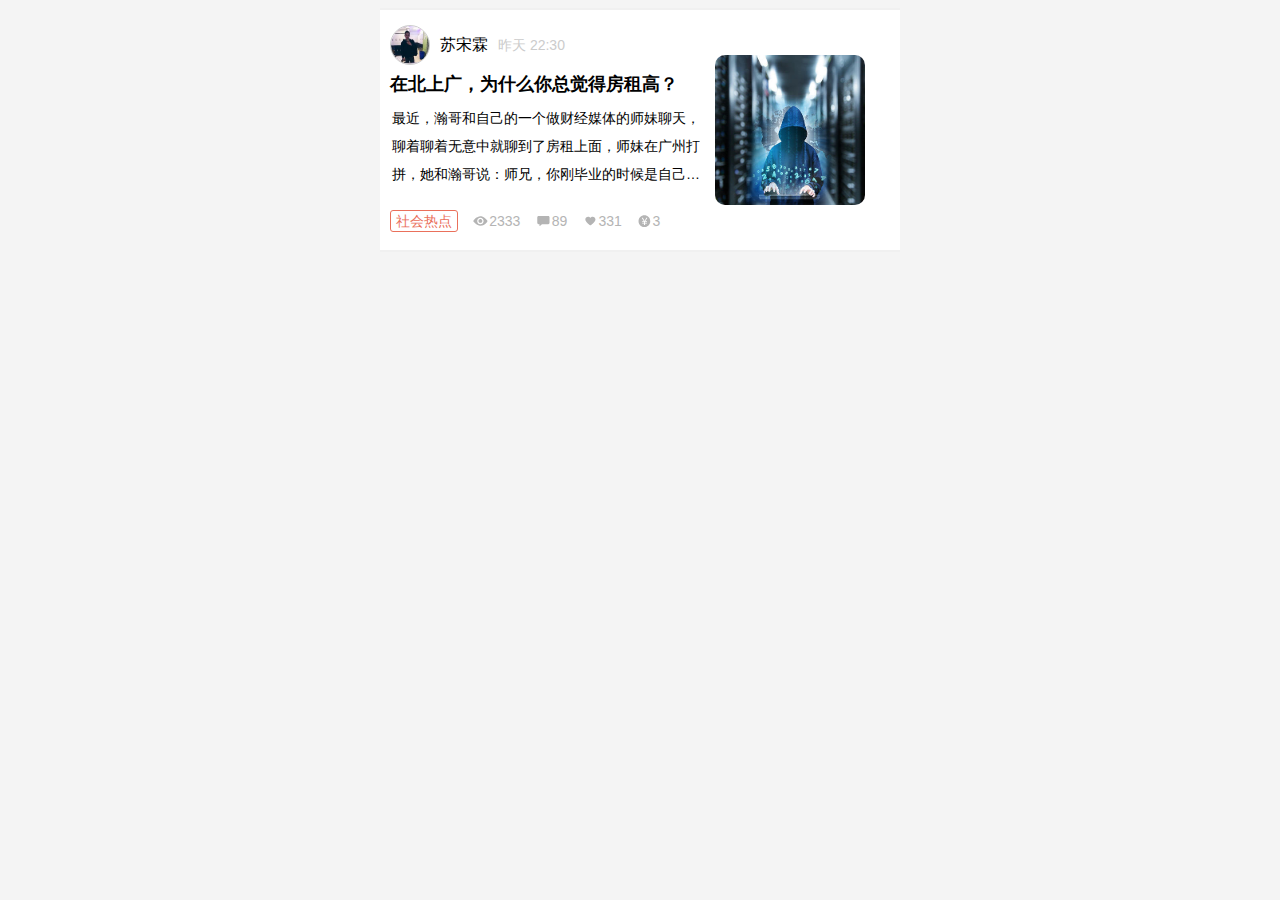
<file: index.html>
<!DOCTYPE html>
<html lang="en">
<head>
    <meta charset="UTF-8">
    <title>简书-内容</title>
    <script src="./font/iconfont.js"></script>
    <style>
        body{
            background: rgba(43,43,43,0.05);
        }
        .content{
            background: #fff;
            padding: 0;
            margin: 0 auto;
            height: 240px;
            width: 520px;
            border-bottom: 2px solid #f0f0f0;
            border-top: 2px solid #f0f0f0;
            font-family: -apple-system,SF UI Text,Arial,PingFang SC,Hiragino Sans GB,Microsoft YaHei,WenQuanYi Micro Hei,sans-serif;
            position: relative;
        }
        a{
           text-decoration: none;
        }
        .print>img{
            width: 150px;
            height: 150px;
            position: absolute;
            top:50%;
            left: 50%;
            margin-top: -75px;
            margin-left: 75px;
            -webkit-border-radius: 10px;
            -moz-border-radius: 10px;
            border-radius: 10px;
        }
        .left{
            margin-top: 15px;
            margin-bottom: 10px;
            margin-right: 200px;
        }
        .left-top{
            height: 40px;
            font-size: 0;
        }
        .left-top>img{
            float: left;
            display: block;
            width: 40px;
            height: 40px;
            line-height: 40px;
            border-radius: 40px;
            border: 1px solid #ccc;
            box-sizing: border-box;
            margin: 0 5px 0 10px;
        }
        .left .name,.span{
            text-decoration: none;
            margin:0 5px;
            font-size: 16px;
            height: 40px;
            line-height: 40px;
            color: black;
        }
        .left-top .span{
            color: #ccc;
            font-size: 14px;

        }
        .title{
            margin: 10px 0  -3px 10px;
            display: inherit;
            font-size: 18px;
            font-weight: 700;
            line-height: 1;
            color: black;
        }
        .title:hover{
            text-decoration: underline;
        }
        .matter{
            display: block;
            font-size: 14px;
            line-height: 28px;
            text-align: end;
            overflow : hidden;
            text-overflow: ellipsis;
            display: -webkit-box;
            -webkit-line-clamp: 3;
            -webkit-box-orient: vertical;
        }
        .left-bottom{
            padding: 10px;
        }
       .left-bottom .tally{
           padding: 2px 5px;
           color:#EA705B;
           border: 1px solid #EA705B;
           border-radius: 3px;

       }
        .left-bottom .tally:hover{
            background:rgba(234,112,91,0.1);
            color:#EA705B;
        }
        .left-bottom a,span{
            margin-right: 10px;
            color: #B4B4B4;
            font-size: 14px;
        }
        .left-bottom a:hover{
            color: #999;
        }

        .icon {
            width: 1.2em;
            height: 1em;
            vertical-align: -0.15em;
            fill: currentColor;
            overflow: hidden;
        }
    </style>

</head>
<body>
<div class="content">
    <div class="print"><img src="./image/image.jpg" alt=""></div>
    <div class="left">
        <div class="left-top">
            <img src="./image/touxiang.jpg" alt="头像">
            <a class="name" href="#">苏宋霖</a>
            <span class="span">昨天 22:30</span>
        </div>
        <a  class="title" href="#">在北上广，为什么你总觉得房租高？</a>
        <p class="matter">最近，瀚哥和自己的一个做财经媒体的师妹聊天，聊着聊着无意中就聊到了房租上面，师妹在广州打拼，她和瀚哥说：师兄，你刚毕业的时候是自己租的房子吗?</p>

        <div class="left-bottom">
            <a class="tally" href="#">社会热点</a>

            <a href="#"> <svg class="icon" aria-hidden="true">
                <use xlink:href="#icon-yan"></use>
            </svg>2333</a>

            <a href="#"> <svg class="icon" aria-hidden="true">
                <use xlink:href="#icon-xiaoxi"></use>
            </svg>89</a>
            <span><svg class="icon" aria-hidden="true">
                        <use xlink:href="#icon-xin"></use>
                 </svg>331
            </span>
            <span><svg class="icon" aria-hidden="true">
                        <use xlink:href="#icon-qian"></use>
                 </svg>3
            </span>


        </div>
    </div>

</div>


</body>
</html>
</file>
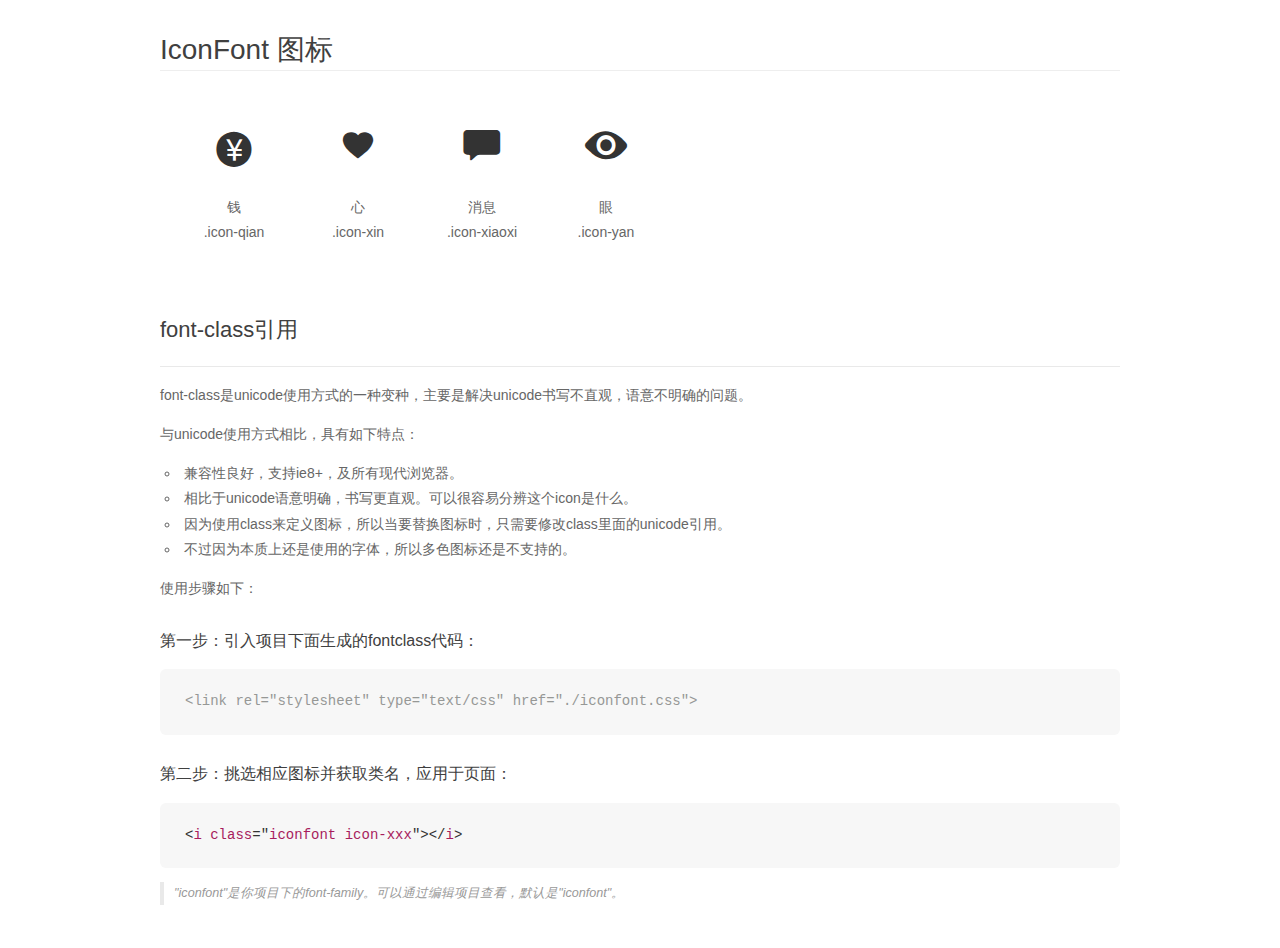
<file: font/demo_fontclass.html>
<!DOCTYPE html>
<html>
<head>
    <meta charset="utf-8"/>
    <title>IconFont</title>
    <link rel="stylesheet" href="demo.css">
    <link rel="stylesheet" href="iconfont.css">
</head>
<body>
    <div class="main markdown">
        <h1>IconFont 图标</h1>
        <ul class="icon_lists clear">
            
                <li>
                <i class="icon iconfont icon-qian"></i>
                    <div class="name">钱</div>
                    <div class="fontclass">.icon-qian</div>
                </li>
            
                <li>
                <i class="icon iconfont icon-xin"></i>
                    <div class="name">心</div>
                    <div class="fontclass">.icon-xin</div>
                </li>
            
                <li>
                <i class="icon iconfont icon-xiaoxi"></i>
                    <div class="name">消息</div>
                    <div class="fontclass">.icon-xiaoxi</div>
                </li>
            
                <li>
                <i class="icon iconfont icon-yan"></i>
                    <div class="name">眼</div>
                    <div class="fontclass">.icon-yan</div>
                </li>
            
        </ul>

        <h2 id="font-class-">font-class引用</h2>
        <hr>

        <p>font-class是unicode使用方式的一种变种，主要是解决unicode书写不直观，语意不明确的问题。</p>
        <p>与unicode使用方式相比，具有如下特点：</p>
        <ul>
        <li>兼容性良好，支持ie8+，及所有现代浏览器。</li>
        <li>相比于unicode语意明确，书写更直观。可以很容易分辨这个icon是什么。</li>
        <li>因为使用class来定义图标，所以当要替换图标时，只需要修改class里面的unicode引用。</li>
        <li>不过因为本质上还是使用的字体，所以多色图标还是不支持的。</li>
        </ul>
        <p>使用步骤如下：</p>
        <h3 id="-fontclass-">第一步：引入项目下面生成的fontclass代码：</h3>


        <pre><code class="lang-js hljs javascript"><span class="hljs-comment">&lt;link rel="stylesheet" type="text/css" href="./iconfont.css"&gt;</span></code></pre>
        <h3 id="-">第二步：挑选相应图标并获取类名，应用于页面：</h3>
        <pre><code class="lang-css hljs">&lt;<span class="hljs-selector-tag">i</span> <span class="hljs-selector-tag">class</span>="<span class="hljs-selector-tag">iconfont</span> <span class="hljs-selector-tag">icon-xxx</span>"&gt;&lt;/<span class="hljs-selector-tag">i</span>&gt;</code></pre>
        <blockquote>
        <p>"iconfont"是你项目下的font-family。可以通过编辑项目查看，默认是"iconfont"。</p>
        </blockquote>
    </div>
</body>
</html>
</file>
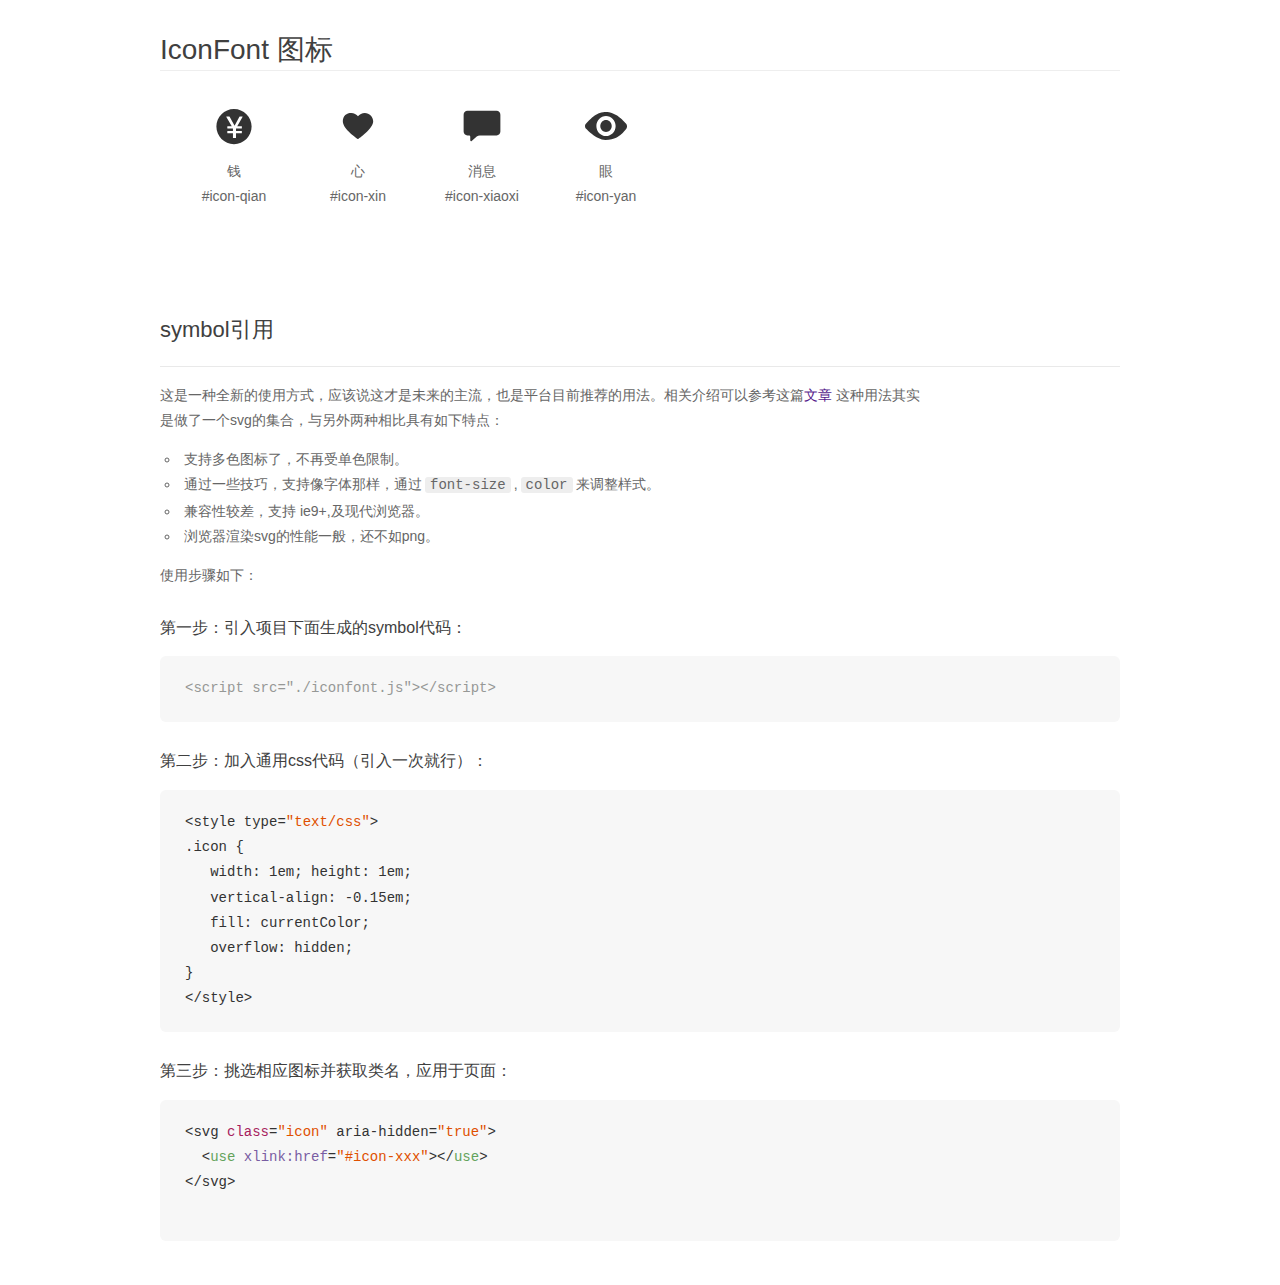
<file: font/demo_symbol.html>
<!DOCTYPE html>
<html>
<head>
    <meta charset="utf-8"/>
    <title>IconFont</title>
    <link rel="stylesheet" href="demo.css">
    <script src="iconfont.js"></script>

    <style type="text/css">
        .icon {
          /* 通过设置 font-size 来改变图标大小 */
          width: 1em; height: 1em;
          /* 图标和文字相邻时，垂直对齐 */
          vertical-align: -0.15em;
          /* 通过设置 color 来改变 SVG 的颜色/fill */
          fill: currentColor;
          /* path 和 stroke 溢出 viewBox 部分在 IE 下会显示
             normalize.css 中也包含这行 */
          overflow: hidden;
        }

    </style>
</head>
<body>
    <div class="main markdown">
        <h1>IconFont 图标</h1>
        <ul class="icon_lists clear">
            
                <li>
                    <svg class="icon" aria-hidden="true">
                        <use xlink:href="#icon-qian"></use>
                    </svg>
                    <div class="name">钱</div>
                    <div class="fontclass">#icon-qian</div>
                </li>
            
                <li>
                    <svg class="icon" aria-hidden="true">
                        <use xlink:href="#icon-xin"></use>
                    </svg>
                    <div class="name">心</div>
                    <div class="fontclass">#icon-xin</div>
                </li>
            
                <li>
                    <svg class="icon" aria-hidden="true">
                        <use xlink:href="#icon-xiaoxi"></use>
                    </svg>
                    <div class="name">消息</div>
                    <div class="fontclass">#icon-xiaoxi</div>
                </li>
            
                <li>
                    <svg class="icon" aria-hidden="true">
                        <use xlink:href="#icon-yan"></use>
                    </svg>
                    <div class="name">眼</div>
                    <div class="fontclass">#icon-yan</div>
                </li>
            
        </ul>


        <h2 id="symbol-">symbol引用</h2>
        <hr>

        <p>这是一种全新的使用方式，应该说这才是未来的主流，也是平台目前推荐的用法。相关介绍可以参考这篇<a href="">文章</a>
        这种用法其实是做了一个svg的集合，与另外两种相比具有如下特点：</p>
        <ul>
          <li>支持多色图标了，不再受单色限制。</li>
          <li>通过一些技巧，支持像字体那样，通过<code>font-size</code>,<code>color</code>来调整样式。</li>
          <li>兼容性较差，支持 ie9+,及现代浏览器。</li>
          <li>浏览器渲染svg的性能一般，还不如png。</li>
        </ul>
        <p>使用步骤如下：</p>
        <h3 id="-symbol-">第一步：引入项目下面生成的symbol代码：</h3>
        <pre><code class="lang-js hljs javascript"><span class="hljs-comment">&lt;script src="./iconfont.js"&gt;&lt;/script&gt;</span></code></pre>
        <h3 id="-css-">第二步：加入通用css代码（引入一次就行）：</h3>
        <pre><code class="lang-js hljs javascript">&lt;style type=<span class="hljs-string">"text/css"</span>&gt;
.icon {
   width: <span class="hljs-number">1</span>em; height: <span class="hljs-number">1</span>em;
   vertical-align: <span class="hljs-number">-0.15</span>em;
   fill: currentColor;
   overflow: hidden;
}
&lt;<span class="hljs-regexp">/style&gt;</span></code></pre>
        <h3 id="-">第三步：挑选相应图标并获取类名，应用于页面：</h3>
        <pre><code class="lang-js hljs javascript">&lt;svg <span class="hljs-class"><span class="hljs-keyword">class</span></span>=<span class="hljs-string">"icon"</span> aria-hidden=<span class="hljs-string">"true"</span>&gt;<span class="xml"><span class="hljs-tag">
  &lt;<span class="hljs-name">use</span> <span class="hljs-attr">xlink:href</span>=<span class="hljs-string">"#icon-xxx"</span>&gt;</span><span class="hljs-tag">&lt;/<span class="hljs-name">use</span>&gt;</span>
</span>&lt;<span class="hljs-regexp">/svg&gt;
        </span></code></pre>
    </div>
</body>
</html>
</file>
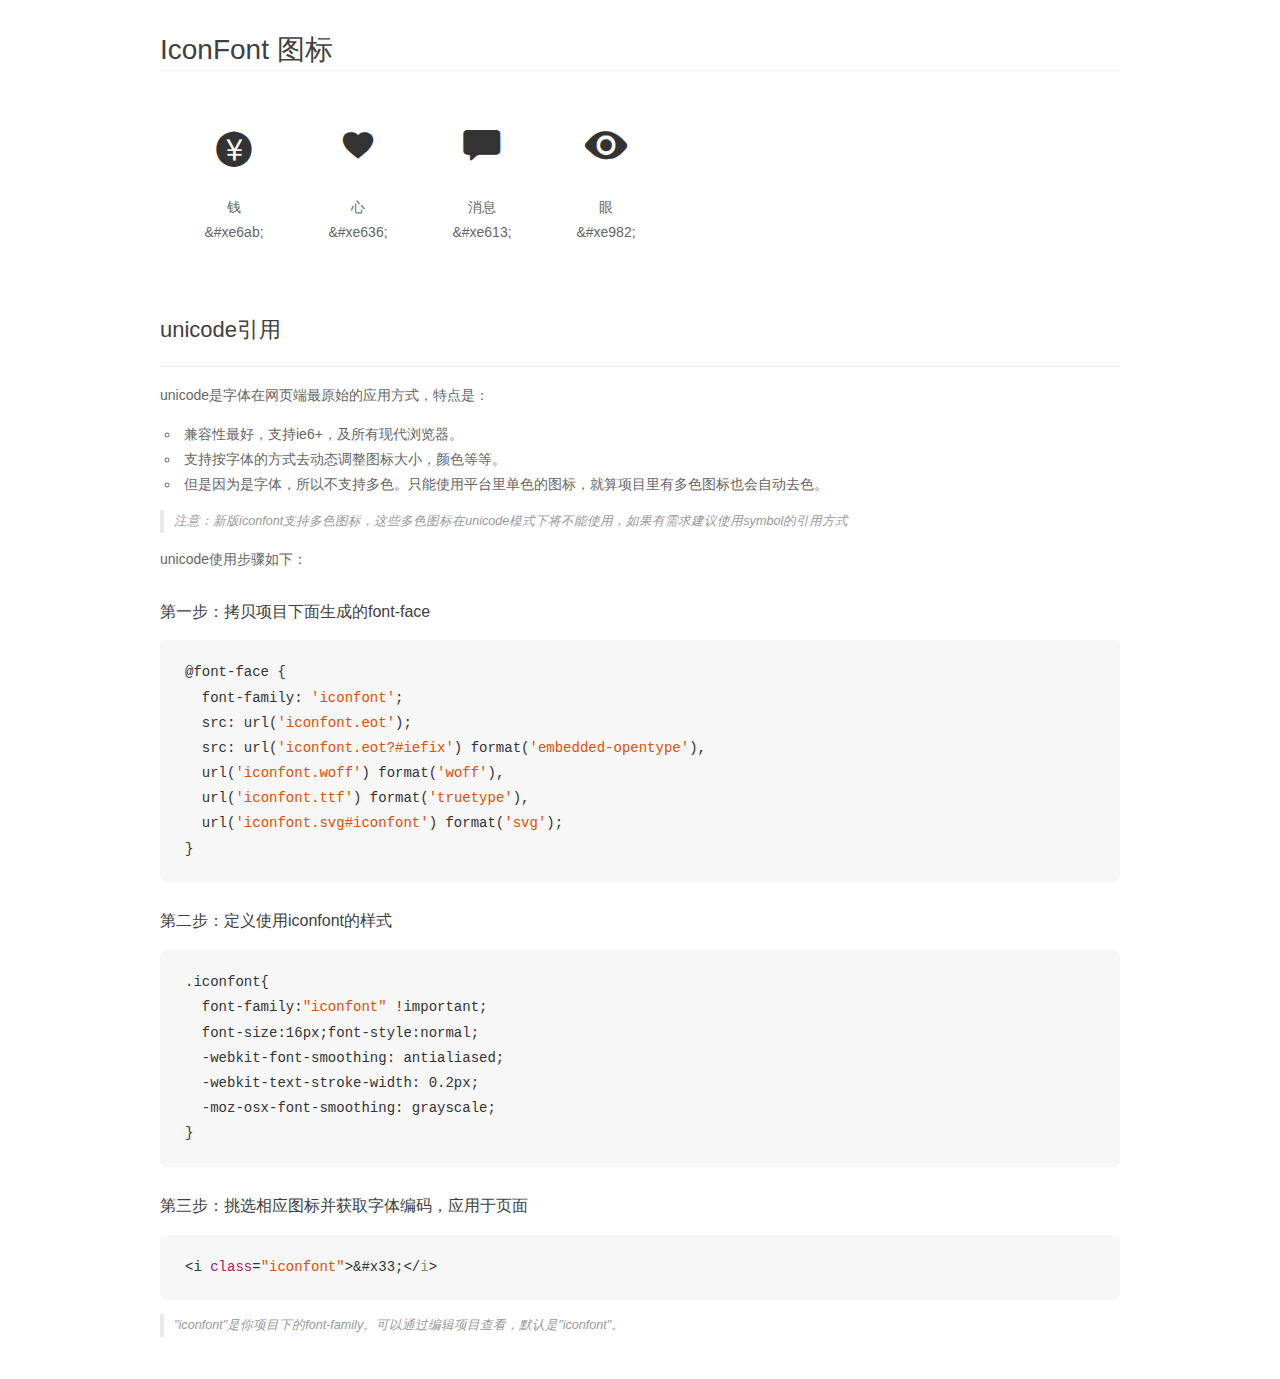
<file: font/demo_unicode.html>
<!DOCTYPE html>
<html>
<head>
    <meta charset="utf-8"/>
    <title>IconFont</title>
    <link rel="stylesheet" href="demo.css">

    <style type="text/css">

        @font-face {font-family: "iconfont";
          src: url('iconfont.eot'); /* IE9*/
          src: url('iconfont.eot#iefix') format('embedded-opentype'), /* IE6-IE8 */
          url('iconfont.woff') format('woff'), /* chrome, firefox */
          url('iconfont.ttf') format('truetype'), /* chrome, firefox, opera, Safari, Android, iOS 4.2+*/
          url('iconfont.svg#iconfont') format('svg'); /* iOS 4.1- */
        }

        .iconfont {
          font-family:"iconfont" !important;
          font-size:16px;
          font-style:normal;
          -webkit-font-smoothing: antialiased;
          -webkit-text-stroke-width: 0.2px;
          -moz-osx-font-smoothing: grayscale;
        }

    </style>
</head>
<body>
    <div class="main markdown">
        <h1>IconFont 图标</h1>
        <ul class="icon_lists clear">
            
                <li>
                <i class="icon iconfont">&#xe6ab;</i>
                    <div class="name">钱</div>
                    <div class="code">&amp;#xe6ab;</div>
                </li>
            
                <li>
                <i class="icon iconfont">&#xe636;</i>
                    <div class="name">心</div>
                    <div class="code">&amp;#xe636;</div>
                </li>
            
                <li>
                <i class="icon iconfont">&#xe613;</i>
                    <div class="name">消息</div>
                    <div class="code">&amp;#xe613;</div>
                </li>
            
                <li>
                <i class="icon iconfont">&#xe982;</i>
                    <div class="name">眼</div>
                    <div class="code">&amp;#xe982;</div>
                </li>
            
        </ul>
        <h2 id="unicode-">unicode引用</h2>
        <hr>

        <p>unicode是字体在网页端最原始的应用方式，特点是：</p>
        <ul>
        <li>兼容性最好，支持ie6+，及所有现代浏览器。</li>
        <li>支持按字体的方式去动态调整图标大小，颜色等等。</li>
        <li>但是因为是字体，所以不支持多色。只能使用平台里单色的图标，就算项目里有多色图标也会自动去色。</li>
        </ul>
        <blockquote>
        <p>注意：新版iconfont支持多色图标，这些多色图标在unicode模式下将不能使用，如果有需求建议使用symbol的引用方式</p>
        </blockquote>
        <p>unicode使用步骤如下：</p>
        <h3 id="-font-face">第一步：拷贝项目下面生成的font-face</h3>
        <pre><code class="lang-js hljs javascript">@font-face {
  font-family: <span class="hljs-string">'iconfont'</span>;
  src: url(<span class="hljs-string">'iconfont.eot'</span>);
  src: url(<span class="hljs-string">'iconfont.eot?#iefix'</span>) format(<span class="hljs-string">'embedded-opentype'</span>),
  url(<span class="hljs-string">'iconfont.woff'</span>) format(<span class="hljs-string">'woff'</span>),
  url(<span class="hljs-string">'iconfont.ttf'</span>) format(<span class="hljs-string">'truetype'</span>),
  url(<span class="hljs-string">'iconfont.svg#iconfont'</span>) format(<span class="hljs-string">'svg'</span>);
}
</code></pre>
        <h3 id="-iconfont-">第二步：定义使用iconfont的样式</h3>
        <pre><code class="lang-js hljs javascript">.iconfont{
  font-family:<span class="hljs-string">"iconfont"</span> !important;
  font-size:<span class="hljs-number">16</span>px;font-style:normal;
  -webkit-font-smoothing: antialiased;
  -webkit-text-stroke-width: <span class="hljs-number">0.2</span>px;
  -moz-osx-font-smoothing: grayscale;
}
</code></pre>
        <h3 id="-">第三步：挑选相应图标并获取字体编码，应用于页面</h3>
        <pre><code class="lang-js hljs javascript">&lt;i <span class="hljs-class"><span class="hljs-keyword">class</span></span>=<span class="hljs-string">"iconfont"</span>&gt;&amp;#x33;<span class="xml"><span class="hljs-tag">&lt;/<span class="hljs-name">i</span>&gt;</span></span></code></pre>

        <blockquote>
        <p>"iconfont"是你项目下的font-family。可以通过编辑项目查看，默认是"iconfont"。</p>
        </blockquote>
    </div>


</body>
</html>
</file>
<file: font/iconfont.css>
@font-face {font-family: "iconfont";
  src: url('iconfont.eot?t=1502274152164'); /* IE9*/
  src: url('iconfont.eot?t=1502274152164#iefix') format('embedded-opentype'), /* IE6-IE8 */
  url('iconfont.woff?t=1502274152164') format('woff'), /* chrome, firefox */
  url('iconfont.ttf?t=1502274152164') format('truetype'), /* chrome, firefox, opera, Safari, Android, iOS 4.2+*/
  url('iconfont.svg?t=1502274152164#iconfont') format('svg'); /* iOS 4.1- */
}

.iconfont {
  font-family:"iconfont" !important;
  font-size:16px;
  font-style:normal;
  -webkit-font-smoothing: antialiased;
  -moz-osx-font-smoothing: grayscale;
}

.icon-qian:before { content: "\e6ab"; }

.icon-xin:before { content: "\e636"; }

.icon-xiaoxi:before { content: "\e613"; }

.icon-yan:before { content: "\e982"; }
</file>
<file: font/demo.css>
*{margin: 0;padding: 0;list-style: none;}
/*
KISSY CSS Reset
理念：1. reset 的目的不是清除浏览器的默认样式，这仅是部分工作。清除和重置是紧密不可分的。
2. reset 的目的不是让默认样式在所有浏览器下一致，而是减少默认样式有可能带来的问题。
3. reset 期望提供一套普适通用的基础样式。但没有银弹，推荐根据具体需求，裁剪和修改后再使用。
特色：1. 适应中文；2. 基于最新主流浏览器。
维护：玉伯<lifesinger@gmail.com>, 正淳<ragecarrier@gmail.com>
 */

/** 清除内外边距 **/
body, h1, h2, h3, h4, h5, h6, hr, p, blockquote, /* structural elements 结构元素 */
dl, dt, dd, ul, ol, li, /* list elements 列表元素 */
pre, /* text formatting elements 文本格式元素 */
form, fieldset, legend, button, input, textarea, /* form elements 表单元素 */
th, td /* table elements 表格元素 */ {
  margin: 0;
  padding: 0;
}

/** 设置默认字体 **/
body,
button, input, select, textarea /* for ie */ {
  font: 12px/1.5 tahoma, arial, \5b8b\4f53, sans-serif;
}
h1, h2, h3, h4, h5, h6 { font-size: 100%; }
address, cite, dfn, em, var { font-style: normal; } /* 将斜体扶正 */
code, kbd, pre, samp { font-family: courier new, courier, monospace; } /* 统一等宽字体 */
small { font-size: 12px; } /* 小于 12px 的中文很难阅读，让 small 正常化 */

/** 重置列表元素 **/
ul, ol { list-style: none; }

/** 重置文本格式元素 **/
a { text-decoration: none; }
a:hover { text-decoration: underline; }


/** 重置表单元素 **/
legend { color: #000; } /* for ie6 */
fieldset, img { border: 0; } /* img 搭车：让链接里的 img 无边框 */
button, input, select, textarea { font-size: 100%; } /* 使得表单元素在 ie 下能继承字体大小 */
/* 注：optgroup 无法扶正 */

/** 重置表格元素 **/
table { border-collapse: collapse; border-spacing: 0; }

/* 清除浮动 */
.ks-clear:after, .clear:after {
  content: '\20';
  display: block;
  height: 0;
  clear: both;
}
.ks-clear, .clear {
  *zoom: 1;
}

.main {
  padding: 30px 100px;
width: 960px;
margin: 0 auto;
}
.main h1{font-size:36px; color:#333; text-align:left;margin-bottom:30px; border-bottom: 1px solid #eee;}

.helps{margin-top:40px;}
.helps pre{
  padding:20px;
  margin:10px 0;
  border:solid 1px #e7e1cd;
  background-color: #fffdef;
  overflow: auto;
}

.icon_lists{
  width: 100% !important;

}

.icon_lists li{
  float:left;
  width: 100px;
  height:180px;
  text-align: center;
  list-style: none !important;
}
.icon_lists .icon{
  font-size: 42px;
  line-height: 100px;
  margin: 10px 0;
  color:#333;
  -webkit-transition: font-size 0.25s ease-out 0s;
  -moz-transition: font-size 0.25s ease-out 0s;
  transition: font-size 0.25s ease-out 0s;

}
.icon_lists .icon:hover{
  font-size: 100px;
}



.markdown {
  color: #666;
  font-size: 14px;
  line-height: 1.8;
}

.highlight {
  line-height: 1.5;
}

.markdown img {
  vertical-align: middle;
  max-width: 100%;
}

.markdown h1 {
  color: #404040;
  font-weight: 500;
  line-height: 40px;
  margin-bottom: 24px;
}

.markdown h2,
.markdown h3,
.markdown h4,
.markdown h5,
.markdown h6 {
  color: #404040;
  margin: 1.6em 0 0.6em 0;
  font-weight: 500;
  clear: both;
}

.markdown h1 {
  font-size: 28px;
}

.markdown h2 {
  font-size: 22px;
}

.markdown h3 {
  font-size: 16px;
}

.markdown h4 {
  font-size: 14px;
}

.markdown h5 {
  font-size: 12px;
}

.markdown h6 {
  font-size: 12px;
}

.markdown hr {
  height: 1px;
  border: 0;
  background: #e9e9e9;
  margin: 16px 0;
  clear: both;
}

.markdown p,
.markdown pre {
  margin: 1em 0;
}

.markdown > p,
.markdown > blockquote,
.markdown > .highlight,
.markdown > ol,
.markdown > ul {
  width: 80%;
}

.markdown ul > li {
  list-style: circle;
}

.markdown > ul li,
.markdown blockquote ul > li {
  margin-left: 20px;
  padding-left: 4px;
}

.markdown > ul li p,
.markdown > ol li p {
  margin: 0.6em 0;
}

.markdown ol > li {
  list-style: decimal;
}

.markdown > ol li,
.markdown blockquote ol > li {
  margin-left: 20px;
  padding-left: 4px;
}

.markdown code {
  margin: 0 3px;
  padding: 0 5px;
  background: #eee;
  border-radius: 3px;
}

.markdown pre {
  border-radius: 6px;
  background: #f7f7f7;
  padding: 20px;
}

.markdown pre code {
  border: none;
  background: #f7f7f7;
  margin: 0;
}

.markdown strong,
.markdown b {
  font-weight: 600;
}

.markdown > table {
  border-collapse: collapse;
  border-spacing: 0px;
  empty-cells: show;
  border: 1px solid #e9e9e9;
  width: 95%;
  margin-bottom: 24px;
}

.markdown > table th {
  white-space: nowrap;
  color: #333;
  font-weight: 600;

}

.markdown > table th,
.markdown > table td {
  border: 1px solid #e9e9e9;
  padding: 8px 16px;
  text-align: left;
}

.markdown > table th {
  background: #F7F7F7;
}

.markdown blockquote {
  font-size: 90%;
  color: #999;
  border-left: 4px solid #e9e9e9;
  padding-left: 0.8em;
  margin: 1em 0;
  font-style: italic;
}

.markdown blockquote p {
  margin: 0;
}

.markdown .anchor {
  opacity: 0;
  transition: opacity 0.3s ease;
  margin-left: 8px;
}

.markdown .waiting {
  color: #ccc;
}

.markdown h1:hover .anchor,
.markdown h2:hover .anchor,
.markdown h3:hover .anchor,
.markdown h4:hover .anchor,
.markdown h5:hover .anchor,
.markdown h6:hover .anchor {
  opacity: 1;
  display: inline-block;
}

.markdown > br,
.markdown > p > br {
  clear: both;
}


.hljs {
  display: block;
  background: white;
  padding: 0.5em;
  color: #333333;
  overflow-x: auto;
}

.hljs-comment,
.hljs-meta {
  color: #969896;
}

.hljs-string,
.hljs-variable,
.hljs-template-variable,
.hljs-strong,
.hljs-emphasis,
.hljs-quote {
  color: #df5000;
}

.hljs-keyword,
.hljs-selector-tag,
.hljs-type {
  color: #a71d5d;
}

.hljs-literal,
.hljs-symbol,
.hljs-bullet,
.hljs-attribute {
  color: #0086b3;
}

.hljs-section,
.hljs-name {
  color: #63a35c;
}

.hljs-tag {
  color: #333333;
}

.hljs-title,
.hljs-attr,
.hljs-selector-id,
.hljs-selector-class,
.hljs-selector-attr,
.hljs-selector-pseudo {
  color: #795da3;
}

.hljs-addition {
  color: #55a532;
  background-color: #eaffea;
}

.hljs-deletion {
  color: #bd2c00;
  background-color: #ffecec;
}

.hljs-link {
  text-decoration: underline;
}

pre{
  background: #fff;
}
</file>
